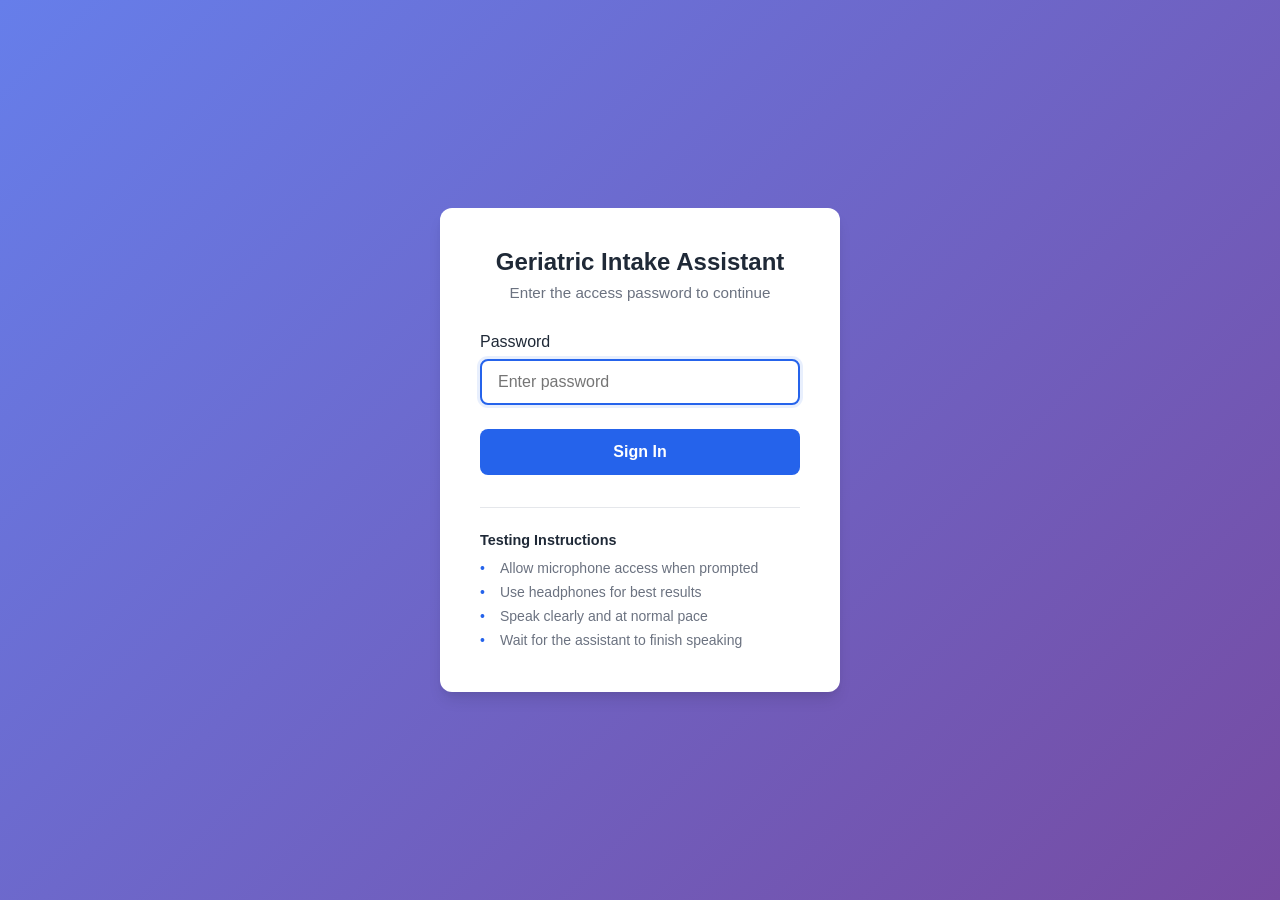
<file: src/frontend/login.html>
<!DOCTYPE html>
<html lang="en">
<head>
    <meta charset="UTF-8">
    <meta name="viewport" content="width=device-width, initial-scale=1.0">
    <title>Login - Geriatric Intake Assistant</title>
    <style>
        :root {
            --primary-color: #2563eb;
            --primary-hover: #1d4ed8;
            --danger-color: #ef4444;
            --text-primary: #1f2937;
            --text-secondary: #6b7280;
            --bg-primary: #ffffff;
            --border-color: #e5e7eb;
            --border-radius: 12px;
            --shadow-md: 0 4px 6px -1px rgba(0, 0, 0, 0.1), 0 2px 4px -1px rgba(0, 0, 0, 0.06);
            --shadow-lg: 0 10px 15px -3px rgba(0, 0, 0, 0.1), 0 4px 6px -2px rgba(0, 0, 0, 0.05);
        }

        *, *::before, *::after {
            box-sizing: border-box;
            margin: 0;
            padding: 0;
        }

        body {
            font-family: -apple-system, BlinkMacSystemFont, 'Segoe UI', Roboto, 'Helvetica Neue', Arial, sans-serif;
            background: linear-gradient(135deg, #667eea 0%, #764ba2 100%);
            min-height: 100vh;
            display: flex;
            align-items: center;
            justify-content: center;
            padding: 1rem;
        }

        .login-container {
            background: var(--bg-primary);
            border-radius: var(--border-radius);
            box-shadow: var(--shadow-lg);
            padding: 2.5rem;
            width: 100%;
            max-width: 400px;
        }

        .login-header {
            text-align: center;
            margin-bottom: 2rem;
        }

        .login-header h1 {
            font-size: 1.5rem;
            font-weight: 700;
            color: var(--text-primary);
            margin-bottom: 0.5rem;
        }

        .login-header p {
            color: var(--text-secondary);
            font-size: 0.95rem;
        }

        .form-group {
            margin-bottom: 1.5rem;
        }

        .form-group label {
            display: block;
            font-weight: 500;
            color: var(--text-primary);
            margin-bottom: 0.5rem;
        }

        .form-group input {
            width: 100%;
            padding: 0.75rem 1rem;
            font-size: 1rem;
            border: 2px solid var(--border-color);
            border-radius: 8px;
            transition: border-color 0.2s, box-shadow 0.2s;
        }

        .form-group input:focus {
            outline: none;
            border-color: var(--primary-color);
            box-shadow: 0 0 0 3px rgba(37, 99, 235, 0.1);
        }

        .btn {
            width: 100%;
            padding: 0.875rem 1rem;
            font-size: 1rem;
            font-weight: 600;
            color: white;
            background: var(--primary-color);
            border: none;
            border-radius: 8px;
            cursor: pointer;
            transition: background-color 0.2s, transform 0.1s;
        }

        .btn:hover {
            background: var(--primary-hover);
        }

        .btn:active {
            transform: scale(0.98);
        }

        .error {
            background: #fef2f2;
            color: var(--danger-color);
            padding: 0.75rem 1rem;
            border-radius: 8px;
            margin-bottom: 1.5rem;
            font-size: 0.9rem;
            text-align: center;
        }

        .instructions {
            margin-top: 2rem;
            padding-top: 1.5rem;
            border-top: 1px solid var(--border-color);
            color: var(--text-secondary);
            font-size: 0.875rem;
        }

        .instructions h3 {
            font-size: 0.9rem;
            font-weight: 600;
            color: var(--text-primary);
            margin-bottom: 0.5rem;
        }

        .instructions ul {
            list-style: none;
            padding: 0;
        }

        .instructions li {
            padding: 0.25rem 0;
            padding-left: 1.25rem;
            position: relative;
        }

        .instructions li::before {
            content: "\2022";
            position: absolute;
            left: 0;
            color: var(--primary-color);
        }
    </style>
</head>
<body>
    <div class="login-container">
        <div class="login-header">
            <h1>Geriatric Intake Assistant</h1>
            <p>Enter the access password to continue</p>
        </div>

        <!-- ERROR_PLACEHOLDER -->

        <form method="POST" action="/login">
            <div class="form-group">
                <label for="password">Password</label>
                <input
                    type="password"
                    id="password"
                    name="password"
                    placeholder="Enter password"
                    autocomplete="current-password"
                    autofocus
                    required
                >
            </div>
            <button type="submit" class="btn">Sign In</button>
        </form>

        <div class="instructions">
            <h3>Testing Instructions</h3>
            <ul>
                <li>Allow microphone access when prompted</li>
                <li>Use headphones for best results</li>
                <li>Speak clearly and at normal pace</li>
                <li>Wait for the assistant to finish speaking</li>
            </ul>
        </div>
    </div>
</body>
</html>
</file>
